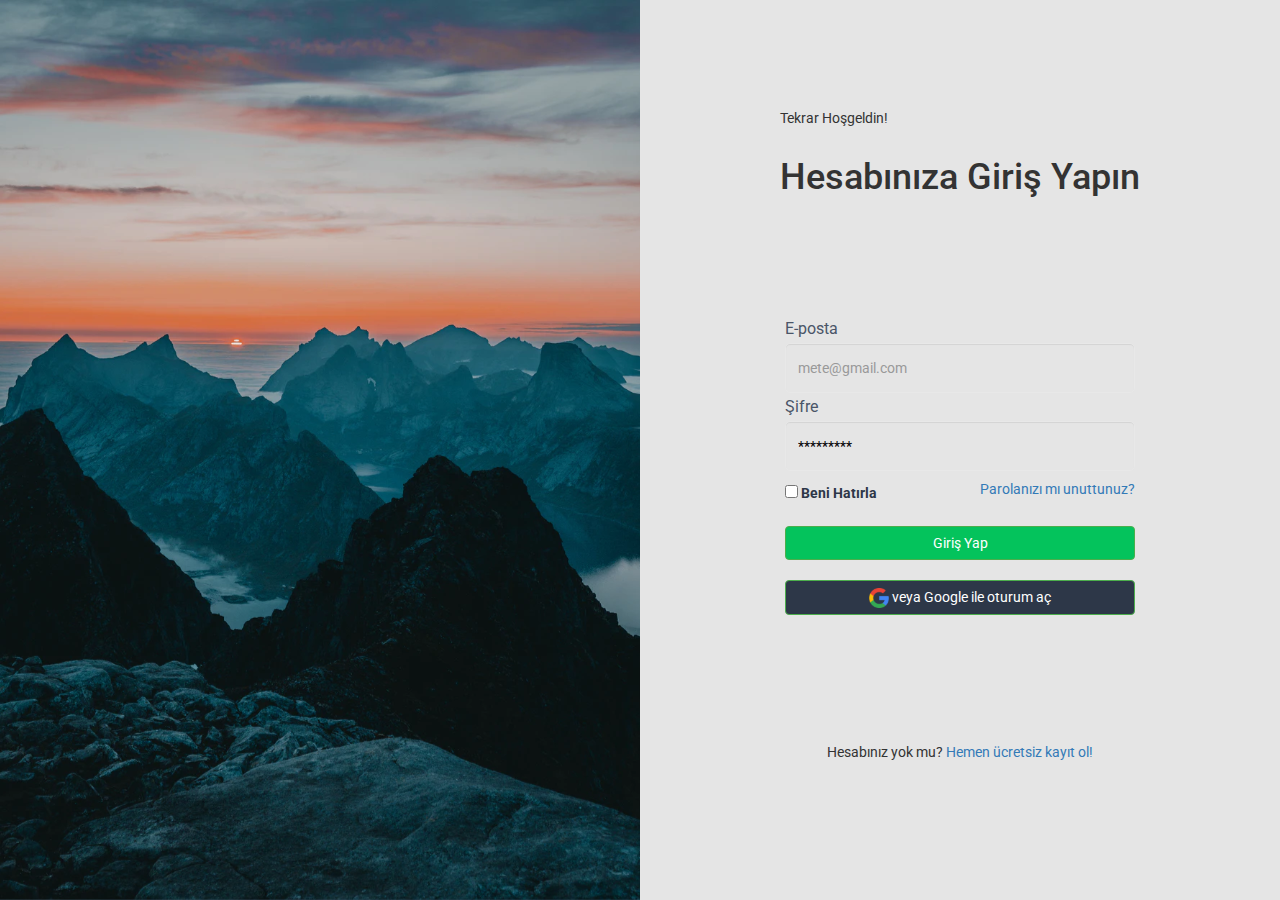
<file: index.html>
<!DOCTYPE html>
<html lang="en">
<head>
    <meta charset="UTF-8">
    <meta http-equiv="X-UA-Compatible" content="IE=edge">
    <meta name="viewport" content="width=device-width, initial-scale=1.0">
    <title>Document</title>
    <link rel="stylesheet" href="style.css">
    <link rel="preconnect" href="https://fonts.googleapis.com">
    <link rel="preconnect" href="https://fonts.gstatic.com" crossorigin>
    <link href="https://fonts.googleapis.com/css2?family=Roboto:wght@400;900&display=swap" rel="stylesheet">
    <link rel="stylesheet" href="https://maxcdn.bootstrapcdn.com/bootstrap/3.4.1/css/bootstrap.min.css">
</head>
<body>
    <div class="wrapper">
        <div class="left-container">
            <img id="image" src="src/image 1.svg" alt="image">
        </div>
        <div class="right-container">
                <div class="section">
                    <div class="header">
                        <p>Tekrar Hoşgeldin!</p>
                        <h1>Hesabınıza Giriş Yapın</h1>
                      </div>
                     <div class="form">
                        <form action="#" >
                            <div class="email">
                                <label for="email">E-posta</label>
                                <input type="email" class="form-control"  id="email" placeholder="mete@gmail.com" name="email">
                            </div>
                            <div class="password">
                                <label for="pwd">Şifre</label>
                                <input type="password" class="form-control" id="pwd" placeholder="*********" name="pwd">
                            </div>
                            <div class="remember">
                                <div class="remember-left">
                                    <input type="checkbox" name="remember" id="remember">
                                    <label for="remember">Beni Hatırla</label>
                                </div>
                                <div class="remember-right">
                                    <a href="forgot-password.html" class="forgot">Parolanızı mı unuttunuz?</a>
                                </div>
                            </div>
                            <div class="buttons">
                                <button id="submit" type="submit" class="btn btn-success">Giriş Yap</button>
                            </div>
                            <div class="buttons">
                                <button id="google" type="submit" class="btn btn-success">
                                    <div class="icon">
                                        <img src="src/iconfinder_Google_1298745 1.svg" alt="Google icon"> veya Google ile oturum aç
                                    </div>
                                </button>
                            </div>
                        </form>
                </div>
                      <div class="signup">
                            <p>Hesabınız yok mu? <a href="#">Hemen ücretsiz kayıt ol!</a></p>
                        </div>
                 </div>
        </div>
    </div>
</body>
</html>
</file>
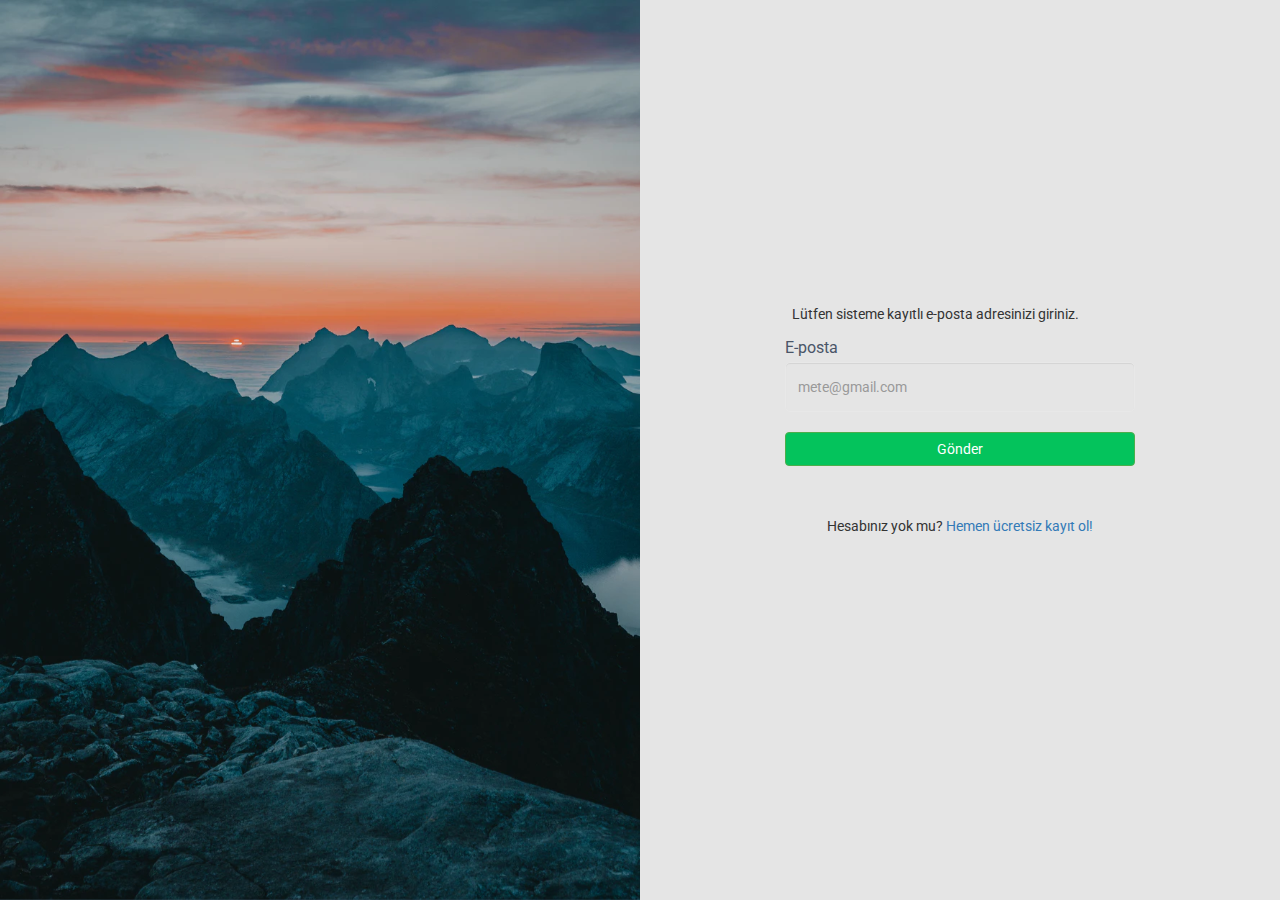
<file: forgot-password.html>
<!DOCTYPE html>
<html lang="en">
<head>
    <meta charset="UTF-8">
    <meta http-equiv="X-UA-Compatible" content="IE=edge">
    <meta name="viewport" content="width=device-width, initial-scale=1.0">
    <title>Document</title>
    <link rel="stylesheet" href="style.css">
    <link rel="preconnect" href="https://fonts.googleapis.com">
    <link rel="preconnect" href="https://fonts.gstatic.com" crossorigin>
    <link href="https://fonts.googleapis.com/css2?family=Roboto:wght@400;900&display=swap" rel="stylesheet">
    <link rel="stylesheet" href="https://maxcdn.bootstrapcdn.com/bootstrap/3.4.1/css/bootstrap.min.css">
</head>
</head>
<body>
    <div class="wrapper">
        <div class="left-container">
            <img id="image" src="src/image 1.svg" alt="image">
        </div>
        <div class="right-container">
                <div class="section2">
                    <div class="new-header">
                        <p>Lütfen sisteme kayıtlı e-posta adresinizi giriniz.</p>
                      </div>
                     <div class="form">
                        <form action="#" >
                            <div class="email">
                                <label for="email">E-posta</label>
                                <input type="email" class="form-control"  id="email" placeholder="mete@gmail.com" name="email">
                            </div>
                            <div class="buttons">
                                <button id="submit" type="submit" class="btn btn-success">Gönder</button>
                            </div>
                            
                        </form>
                </div>
                      <div class="new-signup">
                            <p>Hesabınız yok mu? <a href="#">Hemen ücretsiz kayıt ol!</a></p>
                        </div>
                 </div>
        </div>
    </div>
    
</body>
</html>
</file>
<file: style.css>
:root{
    --very-black: #1A202C;
    --dark-gray: #2D3748;
    --gray: #4A5568;
    --black: #000000;
    --white: #E5E5E5;
    --green: #04C35C;
}
*,
*::before,
*::after{
margin: 0;
padding: 0;
box-sizing: border-box;

}
h1{
    font-family: 'Roboto';
    font-style: normal;
    font-weight: 700;
    font-size: 30px;
    line-height: 35px;
}
body{
    font-family: 'Roboto', sans-serif;
    height: 100vh;
}

.wrapper{
    display: flex;
    flex-direction: row;
    justify-content: space-between;
    align-items: center;
    /* height: 100vh; */
    width: 100%;
}
.left-container{
    background-color:#2D3748;
    /* height: 100%; */
    width: 50%;
}
#image{
    height: 100vh;
    width: 100%;
    padding: 0rem;
    margin: 0rem;
    object-fit: cover;
}

.right-container{
    height: 100vh;
    width: 50%;
    font-family: 'Roboto', sans-serif;
    /* display: flex; */
    flex-direction: column;
    /* padding: 3rem; */
    background-color: var(--white);
    /* justify-content: space-between; */

}
.section{
    /* width: 35rem; */
    height: 100vh;
    /* background-color: aqua; */
    /* background-color: aqua; */
    display: flex;
    flex-direction: column;
    justify-content: space-evenly;
    align-items: center;
    margin: auto;
}
/* 
button,
input{
    max-width: 22rem;
} */

.header{
    /* max-width: 35rem; */
    display: flex;
    flex-direction: column;
    /* align-items: center;   */
    /* margin:0 10rem ; */
    
    /* margin-top: 20rem; */
}

.signup{
    /* display: flex;
    flex-direction: column;
    align-items: flex-start;
    align-self: center; */
    /* margin:0 10rem; */
    padding: 2rem;
}

.email >label , .password >label{
left: 0%;
right: 84.57%;
top: 0%;
bottom: 91.16%;

font-family: 'Roboto';
font-style: normal;
font-weight: 400;
font-size: 16px;
line-height: 19px;
color: var(--gray);
}
label{
    display: block;
    margin-top: 0.4rem;
}


.password .form-control, .email .form-control{
    left: 0%;
    right: 0%;
    top: 56.28%;
    bottom: 20.47%;
    height: 50px;
    
    border: 1px solid #E8E8E8;
    box-sizing: border-box;
    border-radius: 5px;
    width: 100%;
    background-color: var(--white);

}

.email ,.password{
    /* margin:1rem 10rem ; */
    width: 35rem;
}

::placeholder {
    color: var(--dark-gray);
    font-weight: 700;
    font-weight: 400;
    font-size: 14px;
    line-height: 16px;  

}

.password >input::placeholder {
    color: var(--black);
}


.remember{
    display:flex;
    flex-direction: row;
    justify-content: space-between;
    /* background-color: aqua; */
    
    /* margin: auto; */
    margin-top: 1rem;
    font-family: 'Roboto';
    font-style: normal;
    font-weight: 400;
    font-size: 14px;
    line-height: 16px;
    text-align: center;

}

.remember-left *{
    /*                  */
    

    /* display: inline; */
    color: var(--dark-gray);
}
/* .remember-right{
  
    padding: 0 8rem;
}  */

.buttons{
/*                           */  
    display: flex;
    justify-content: center;
    margin-top: 2rem;
/*                          */

    border-radius: 5px;
    /* margin: 1rem 10rem; */
}

#google{
    width: 100%;
    background-color: var(--dark-gray);
    
}

#submit{
    width:100%;
    background-color: var(--green);
}


@media (max-width: 800px){
    .left-container{
        display: none;
    }

    .right-container{
        width: 100%;
    }

}

@media (max-width: 450px) {
    .section{
        width: 30rem;
    }
    .email ,.password{
        
        width: 30rem;
    }
}

/* forgot-password.html */

.new-header{
    margin-right: 5rem;
}

.section2{
    height: 100vh;
    display: flex;
    flex-direction: column;
    justify-content: center;
    align-items: center;
    margin: auto;
}

.section2 > .new-signup{
    margin: 5rem ;
}
</file>
